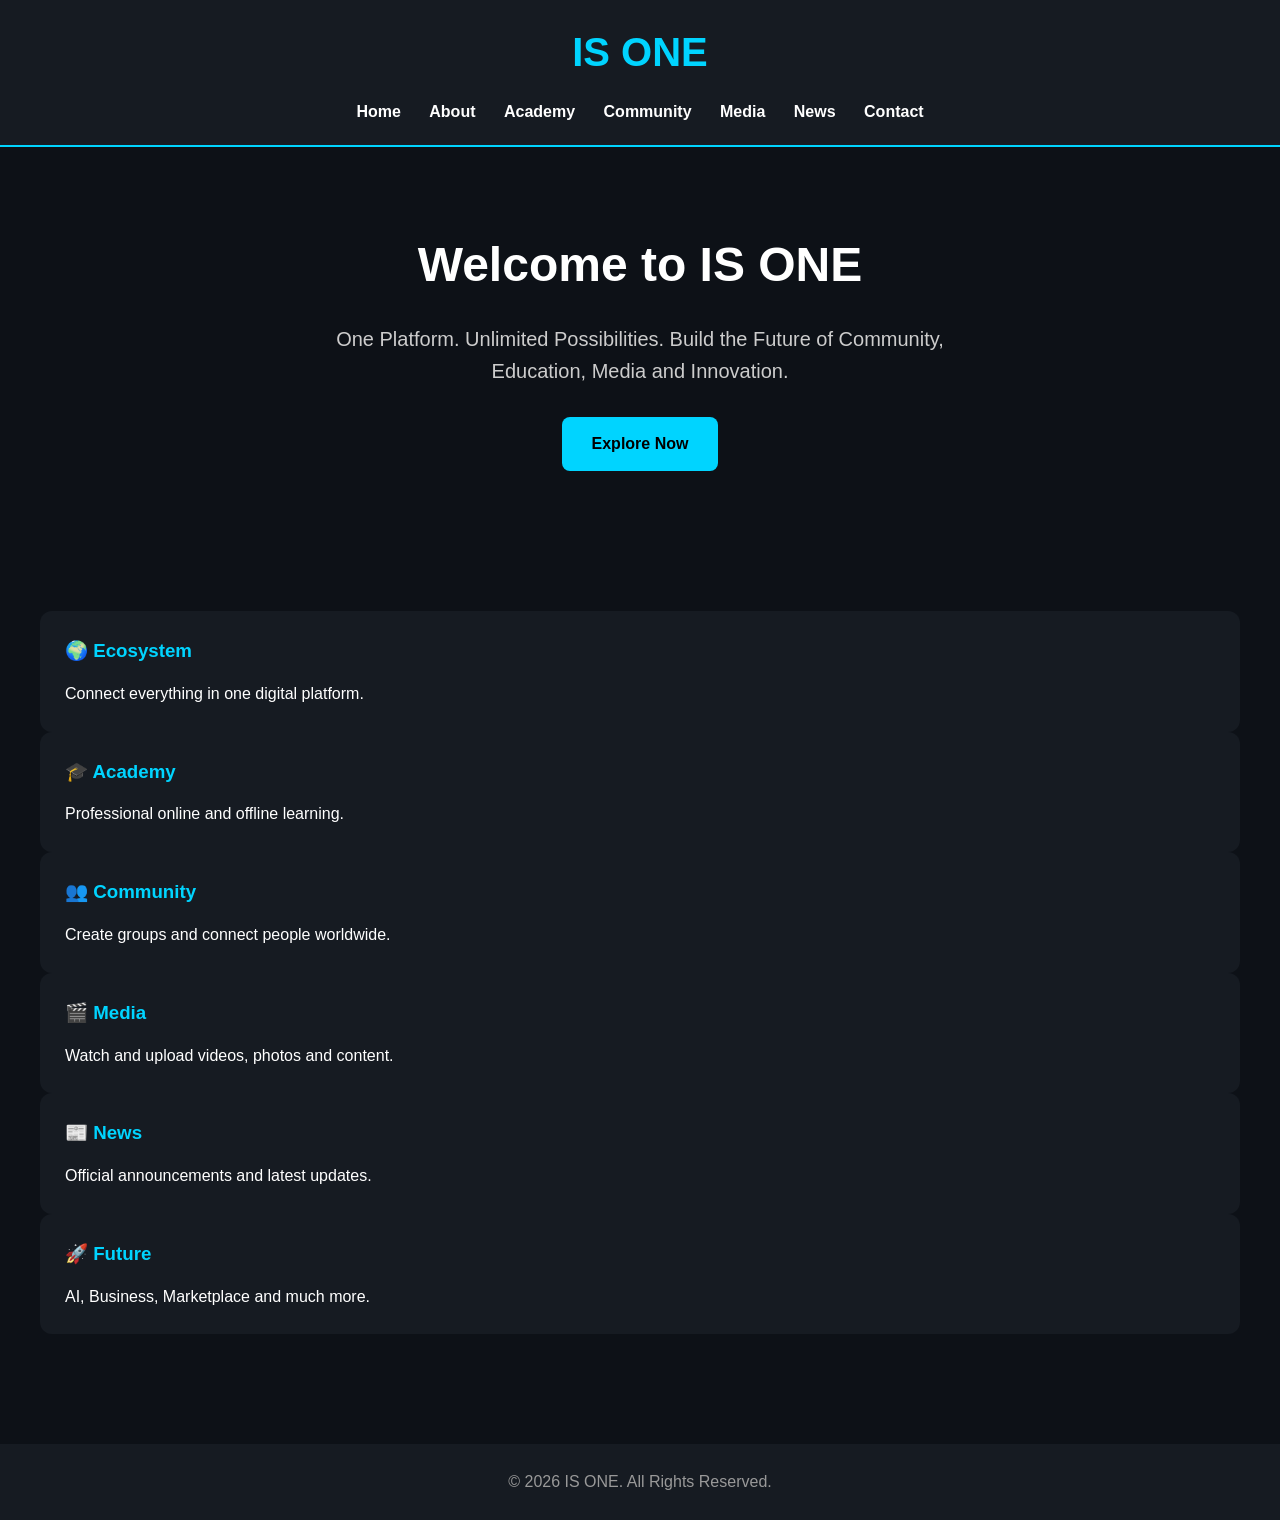
<file: index.html>
<!DOCTYPE html>

<html lang="en">

<head>

    <meta charset="UTF-8">

    <meta name="viewport" content="width=device-width, initial-scale=1.0">

    <title>IS ONE | Official</title>

    <link rel="stylesheet" href="style.css">

</head>

<body>

<header>

    <div class="container">

        <h1>IS ONE</h1>

        <nav>

            <a href="index.html">Home</a>

            <a href="about.html">About</a>

            <a href="academy.html">Academy</a>

            <a href="community.html">Community</a>

            <a href="media.html">Media</a>

            <a href="news.html">News</a>

            <a href="contact.html">Contact</a>

        </nav>

    </div>

</header>

<section class="hero">

    <div class="container">

        <h2>Welcome to IS ONE</h2>

        <p>

            One Platform. Unlimited Possibilities.

            Build the Future of Community, Education, Media and Innovation.

        </p>

        <a class="btn" href="about.html">Explore Now</a>

    </div>

</section>

<section class="features">

    <div class="container">

        <div class="card">

            <h3>🌍 Ecosystem</h3>

            <p>Connect everything in one digital platform.</p>

        </div>

        <div class="card">

            <h3>🎓 Academy</h3>

            <p>Professional online and offline learning.</p>

        </div>

        <div class="card">

            <h3>👥 Community</h3>

            <p>Create groups and connect people worldwide.</p>

        </div>

        <div class="card">

            <h3>🎬 Media</h3>

            <p>Watch and upload videos, photos and content.</p>

        </div>

        <div class="card">

            <h3>📰 News</h3>

            <p>Official announcements and latest updates.</p>

        </div>

        <div class="card">

            <h3>🚀 Future</h3>

            <p>AI, Business, Marketplace and much more.</p>

        </div>

    </div>

</section>

<footer>

    <div class="container">

        <p>© 2026 IS ONE. All Rights Reserved.</p>

    </div>

</footer>

<script src="script.js"></script>

</body>

</html>
</file>
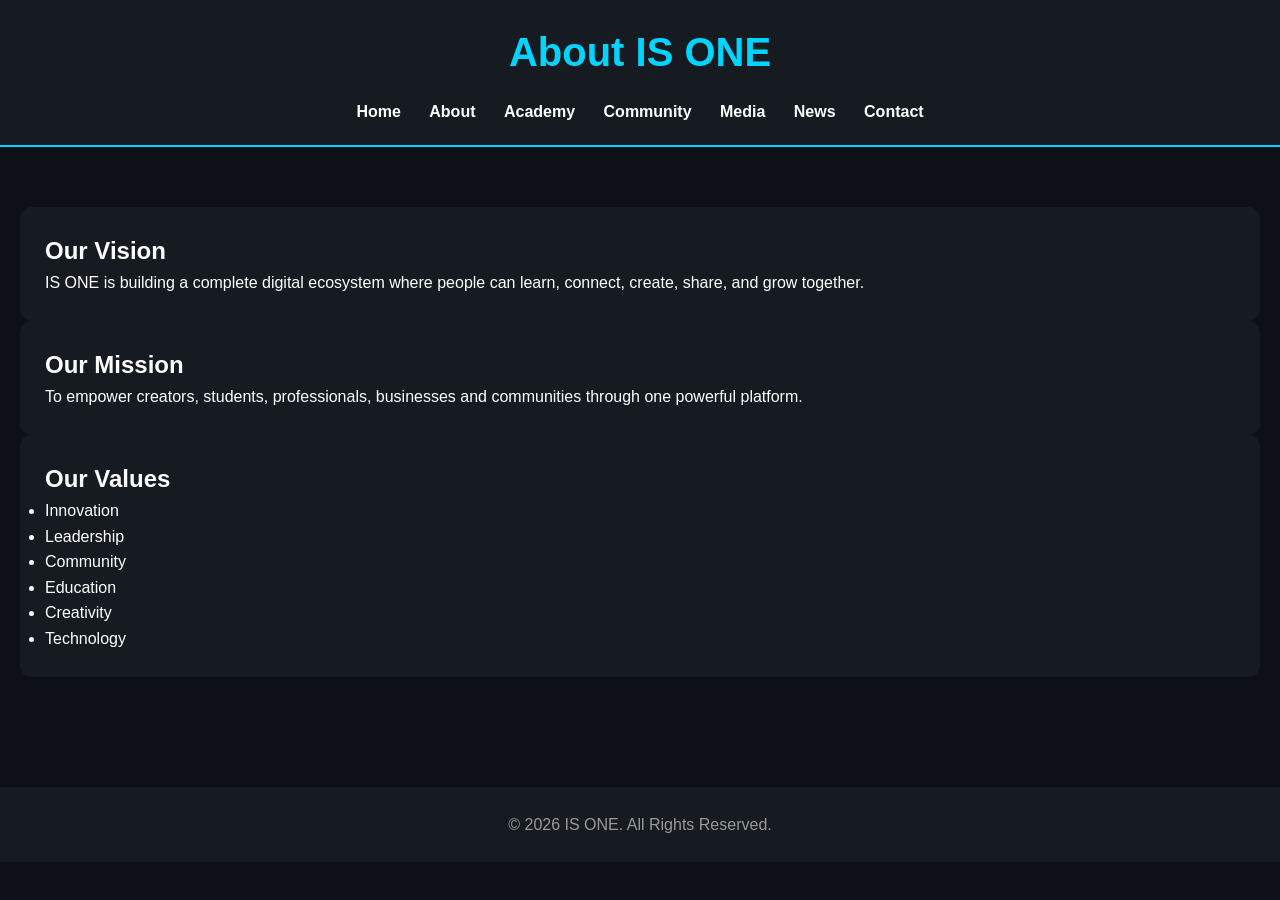
<file: about.html>
<!DOCTYPE html>

<html lang="en">

<head>

<meta charset="UTF-8">

<meta name="viewport" content="width=device-width, initial-scale=1.0">

<title>About | IS ONE</title>

<link rel="stylesheet" href="style.css">

</head>

<body>

<header>

<h1>About IS ONE</h1>

<nav>

<a href="index.html">Home</a>

<a href="about.html">About</a>

<a href="academy.html">Academy</a>

<a href="community.html">Community</a>

<a href="media.html">Media</a>

<a href="news.html">News</a>

<a href="contact.html">Contact</a>

</nav>

</header>

<section class="content">

<div class="card">

<h2>Our Vision</h2>

<p>

IS ONE is building a complete digital ecosystem where people can learn, connect, create, share, and grow together.

</p>

</div>

<div class="card">

<h2>Our Mission</h2>

<p>

To empower creators, students, professionals, businesses and communities through one powerful platform.

</p>

</div>

<div class="card">

<h2>Our Values</h2>

<ul>

<li>Innovation</li>

<li>Leadership</li>

<li>Community</li>

<li>Education</li>

<li>Creativity</li>

<li>Technology</li>

</ul>

</div>

</section>

<footer>

<p>© 2026 IS ONE. All Rights Reserved.</p>

</footer>

<script src="script.js"></script>

</body>

</html>
</file>
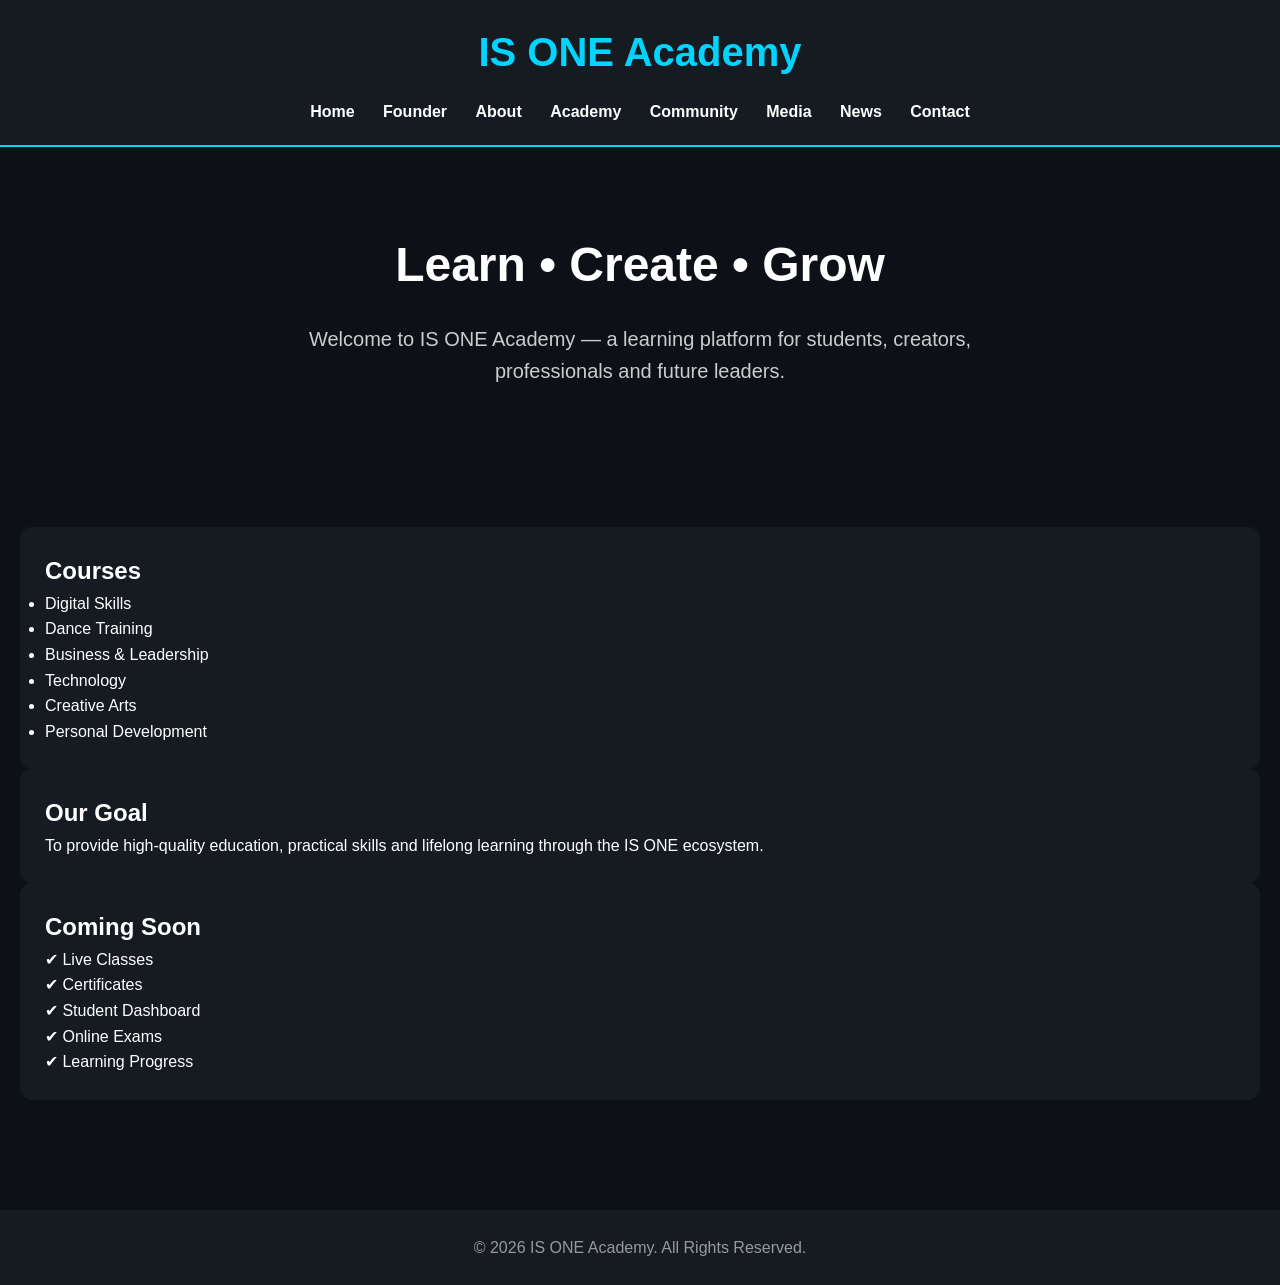
<file: academy.html>
<!DOCTYPE html>

<html lang="en">

<head>

<meta charset="UTF-8">

<meta name="viewport" content="width=device-width, initial-scale=1.0">

<title>Academy | IS ONE</title>

<link rel="stylesheet" href="style.css">

</head>

<body>

<header>

<h1>IS ONE Academy</h1>

<nav>

<a href="index.html">Home</a>

<a href="founder.html">Founder</a>

<a href="about.html">About</a>

<a href="academy.html">Academy</a>

<a href="community.html">Community</a>

<a href="media.html">Media</a>

<a href="news.html">News</a>

<a href="contact.html">Contact</a>

</nav>

</header>

<section class="hero">

<h2>Learn • Create • Grow</h2>

<p>

Welcome to IS ONE Academy — a learning platform for students, creators,

professionals and future leaders.

</p>

</section>

<section class="content">

<div class="card">

<h2>Courses</h2>

<ul>

<li>Digital Skills</li>

<li>Dance Training</li>

<li>Business & Leadership</li>

<li>Technology</li>

<li>Creative Arts</li>

<li>Personal Development</li>

</ul>

</div>

<div class="card">

<h2>Our Goal</h2>

<p>

To provide high-quality education, practical skills and lifelong learning

through the IS ONE ecosystem.

</p>

</div>

<div class="card">

<h2>Coming Soon</h2>

<p>

✔ Live Classes<br>

✔ Certificates<br>

✔ Student Dashboard<br>

✔ Online Exams<br>

✔ Learning Progress

</p>

</div>

</section>

<footer>

<p>© 2026 IS ONE Academy. All Rights Reserved.</p>

</footer>

<script src="script.js"></script>

</body>

</html>
</file>
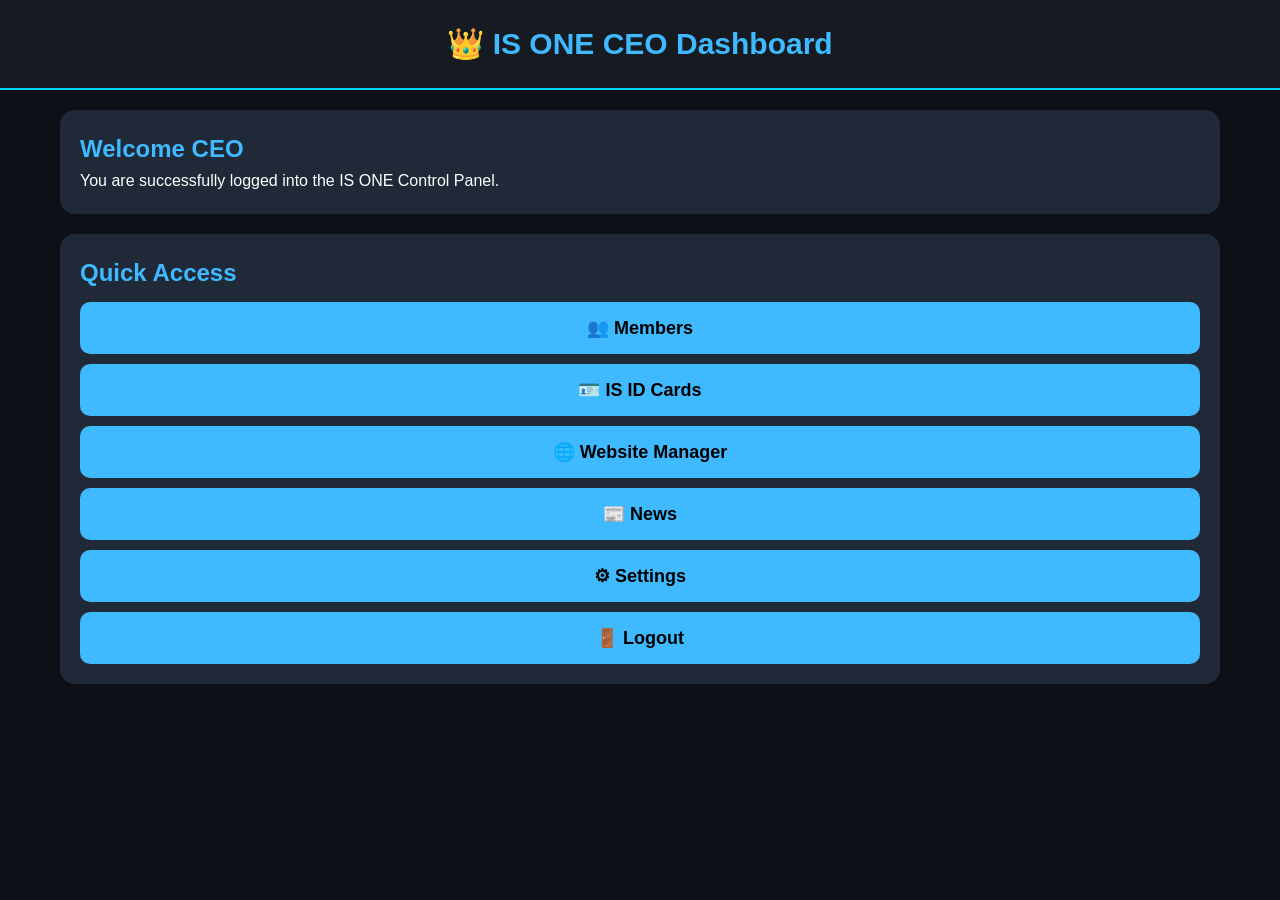
<file: ceo-dashboard.html>
<!DOCTYPE html>

<html lang="en">

<head>

<meta charset="UTF-8">

<meta name="viewport" content="width=device-width, initial-scale=1.0">

<title>IS ONE CEO Dashboard</title>

<link rel="stylesheet" href="style.css">

<style>

body{

    margin:0;

    background:#0d1117;

    color:white;

    font-family:Arial,sans-serif;

}

header{

    background:#161b22;

    padding:20px;

    text-align:center;

    font-size:30px;

    color:#3fb9ff;

    font-weight:bold;

}

.container{

    padding:20px;

}

.card{

    background:#1f2937;

    border-radius:15px;

    padding:20px;

    margin-bottom:20px;

}

.card h2{

    margin-top:0;

    color:#3fb9ff;

}

button{

    width:100%;

    padding:15px;

    border:none;

    border-radius:10px;

    margin-top:10px;

    background:#3fb9ff;

    color:#000;

    font-size:18px;

    font-weight:bold;

}

</style>

</head>

<body>

<header>

👑 IS ONE CEO Dashboard

</header>

<div class="container">

<div class="card">

<h2>Welcome CEO</h2>

<p>You are successfully logged into the IS ONE Control Panel.</p>

</div>

<div class="card">

<h2>Quick Access</h2>

<button>👥 Members</button>

<button>🪪 IS ID Cards</button>

<button>🌐 Website Manager</button>

<button>📰 News</button>

<button>⚙ Settings</button>

<button onclick="logout()">🚪 Logout</button>

</div>

</div>

<script>

function logout(){

localStorage.clear();

window.location.href="ceo-login.html";

}

</script>

</body>

</html>
</file>
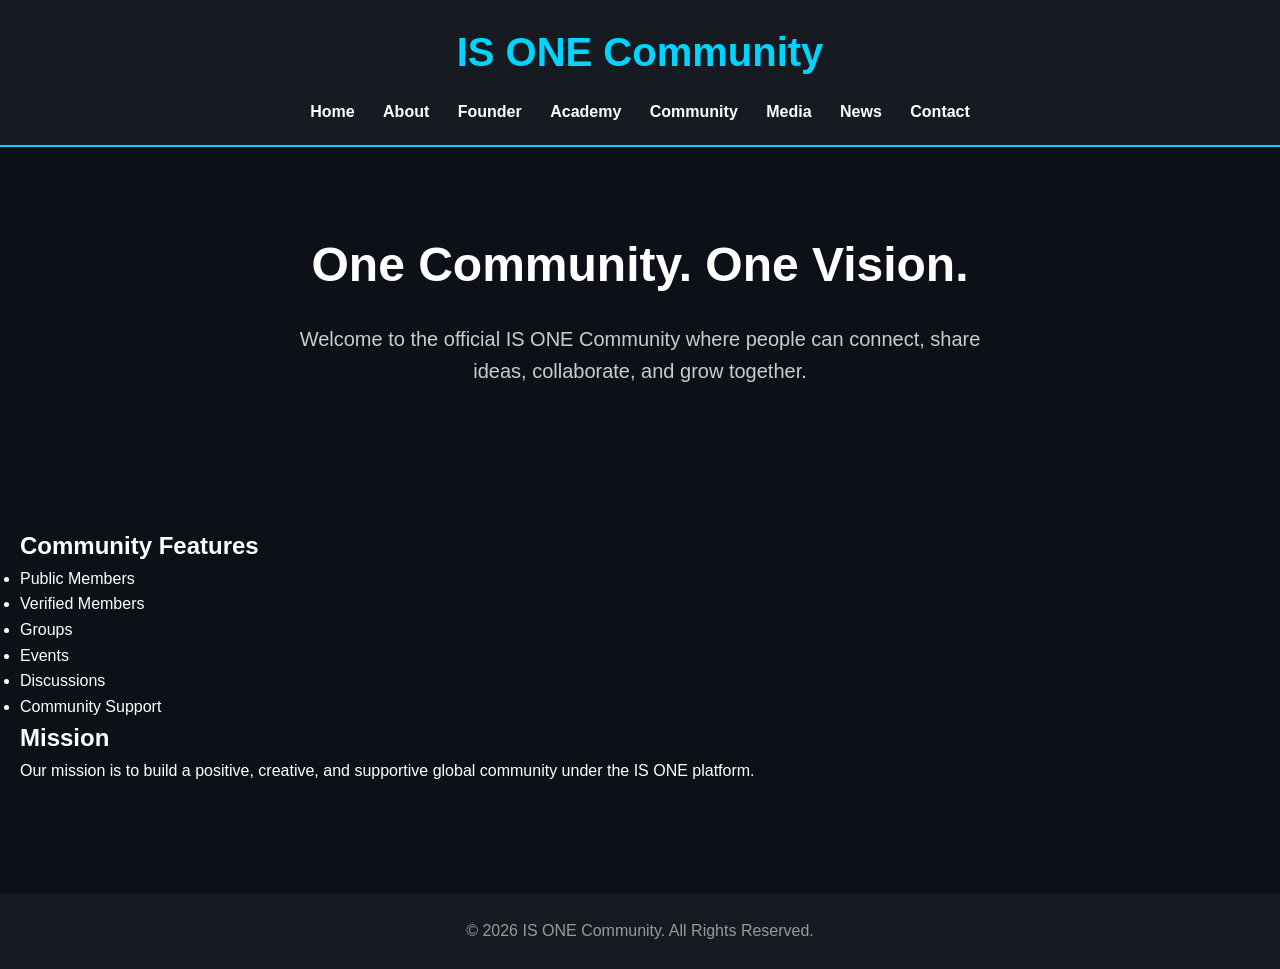
<file: community.html>
<!DOCTYPE html>

<html lang="en">

<head>

<meta charset="UTF-8">

<meta name="viewport" content="width=device-width, initial-scale=1.0">

<title>IS ONE Community</title>

<link rel="stylesheet" href="style.css">

</head>

<body>

<header>

<h1>IS ONE Community</h1>

<nav>

<a href="index.html">Home</a>

<a href="about.html">About</a>

<a href="founder.html">Founder</a>

<a href="academy.html">Academy</a>

<a href="community.html">Community</a>

<a href="media.html">Media</a>

<a href="news.html">News</a>

<a href="contact.html">Contact</a>

</nav>

</header>

<section class="hero">

<h2>One Community. One Vision.</h2>

<p>

Welcome to the official IS ONE Community where people can connect,

share ideas, collaborate, and grow together.

</p>

</section>

<section class="content">

<h2>Community Features</h2>

<ul>

<li>Public Members</li>

<li>Verified Members</li>

<li>Groups</li>

<li>Events</li>

<li>Discussions</li>

<li>Community Support</li>

</ul>

<h2>Mission</h2>

<p>

Our mission is to build a positive, creative, and supportive global

community under the IS ONE platform.

</p>

</section>

<footer>

<p>© 2026 IS ONE Community. All Rights Reserved.</p>

</footer>

<script src="script.js"></script>

</body>

</html>
</file>
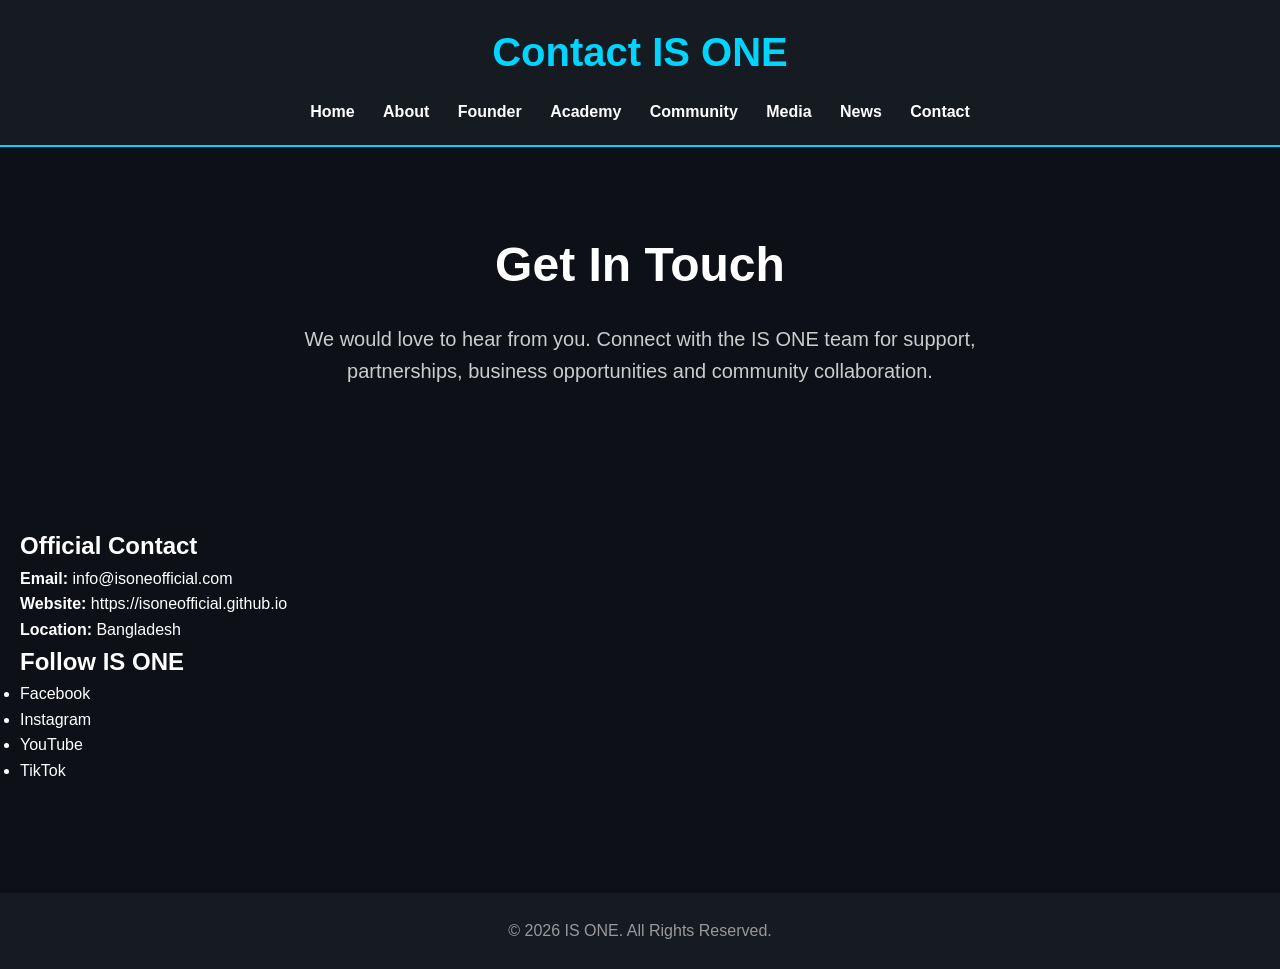
<file: contact.html>
<!DOCTYPE html>

<html lang="en">

<head>

<meta charset="UTF-8">

<meta name="viewport" content="width=device-width, initial-scale=1.0">

<title>Contact | IS ONE</title>

<link rel="stylesheet" href="style.css">

</head>

<body>

<header>

<h1>Contact IS ONE</h1>

<nav>

<a href="index.html">Home</a>

<a href="about.html">About</a>

<a href="founder.html">Founder</a>

<a href="academy.html">Academy</a>

<a href="community.html">Community</a>

<a href="media.html">Media</a>

<a href="news.html">News</a>

<a href="contact.html">Contact</a>

</nav>

</header>

<section class="hero">

<h2>Get In Touch</h2>

<p>

We would love to hear from you.

Connect with the IS ONE team for support, partnerships, business opportunities and community collaboration.

</p>

</section>

<section class="content">

<h2>Official Contact</h2>

<p><strong>Email:</strong> info@isoneofficial.com</p>

<p><strong>Website:</strong> https://isoneofficial.github.io</p>

<p><strong>Location:</strong> Bangladesh</p>

<h2>Follow IS ONE</h2>

<ul>

<li>Facebook</li>

<li>Instagram</li>

<li>YouTube</li>

<li>TikTok</li>

</ul>

</section>

<footer>

<p>© 2026 IS ONE. All Rights Reserved.</p>

</footer>

<script src="script.js"></script>

</body>

</html>
</file>
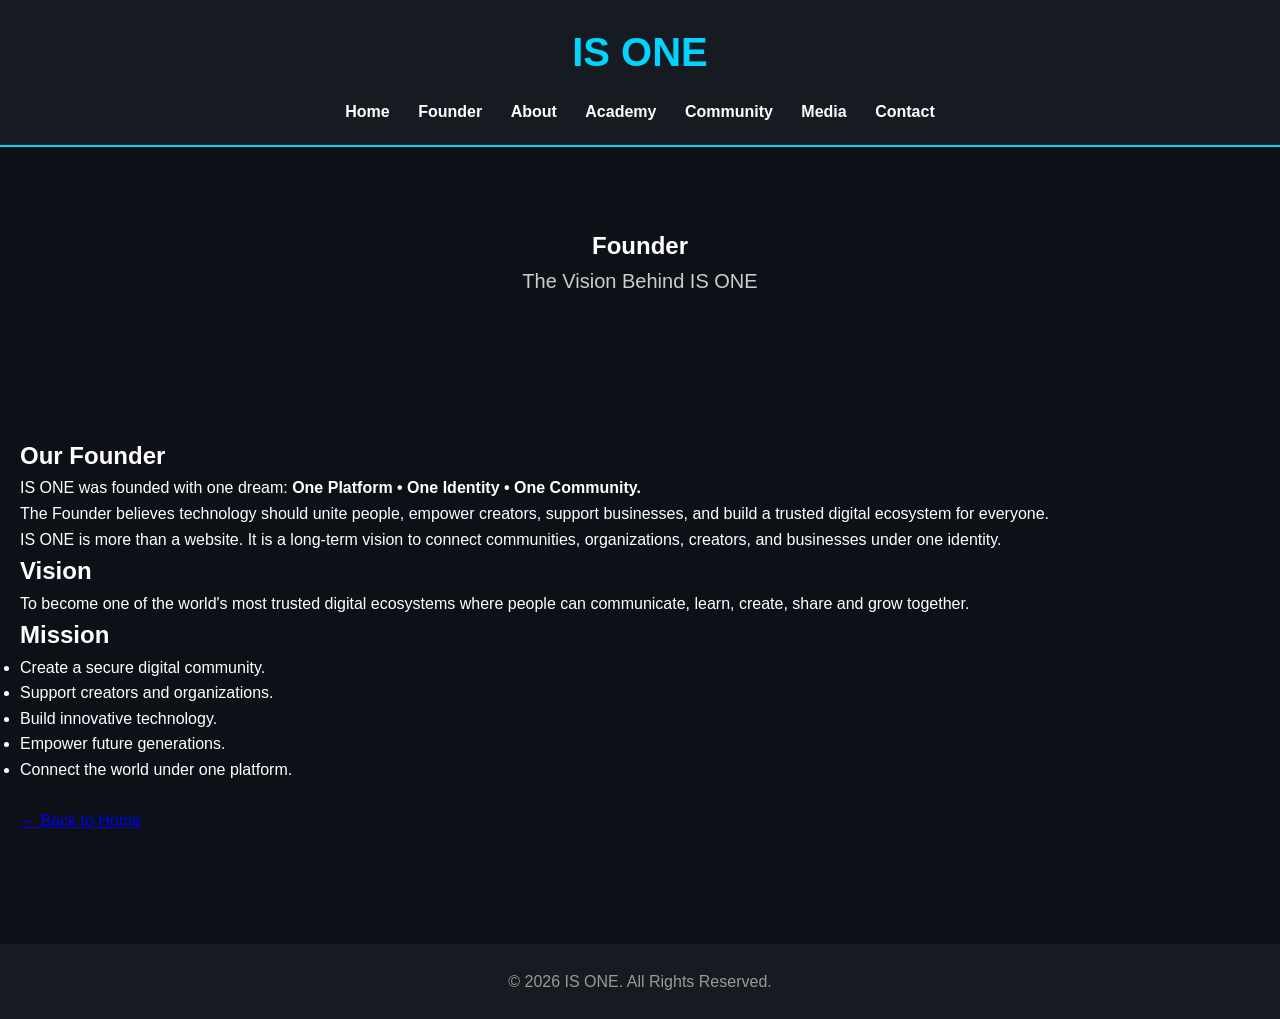
<file: founder.html>
<!DOCTYPE html>

<html lang="en">

<head>

<meta charset="UTF-8">

<meta name="viewport" content="width=device-width, initial-scale=1.0">

<title>Founder | IS ONE</title>

<link rel="stylesheet" href="style.css">

</head>

<body>

<header>

<h1>IS ONE</h1>

<nav>

<a href="index.html">Home</a>

<a href="founder.html">Founder</a>

<a href="about.html">About</a>

<a href="academy.html">Academy</a>

<a href="community.html">Community</a>

<a href="media.html">Media</a>

<a href="contact.html">Contact</a>

</nav>

</header>

<section class="hero">

<h1>Founder</h1>

<p>The Vision Behind IS ONE</p>

</section>

<section class="content">

<h2>Our Founder</h2>

<p>

IS ONE was founded with one dream:

<strong>One Platform • One Identity • One Community.</strong>

</p>

<p>

The Founder believes technology should unite people, empower creators,

support businesses, and build a trusted digital ecosystem for everyone.

</p>

<p>

IS ONE is more than a website.

It is a long-term vision to connect communities,

organizations, creators, and businesses under one identity.

</p>

<h2>Vision</h2>

<p>

To become one of the world's most trusted digital ecosystems where people

can communicate, learn, create, share and grow together.

</p>

<h2>Mission</h2>

<ul>

<li>Create a secure digital community.</li>

<li>Support creators and organizations.</li>

<li>Build innovative technology.</li>

<li>Empower future generations.</li>

<li>Connect the world under one platform.</li>

</ul>

<br>

<a href="index.html">← Back to Home</a>

</section>

<footer>

<p>© 2026 IS ONE. All Rights Reserved.</p>

</footer>

</body>

</html>
</file>
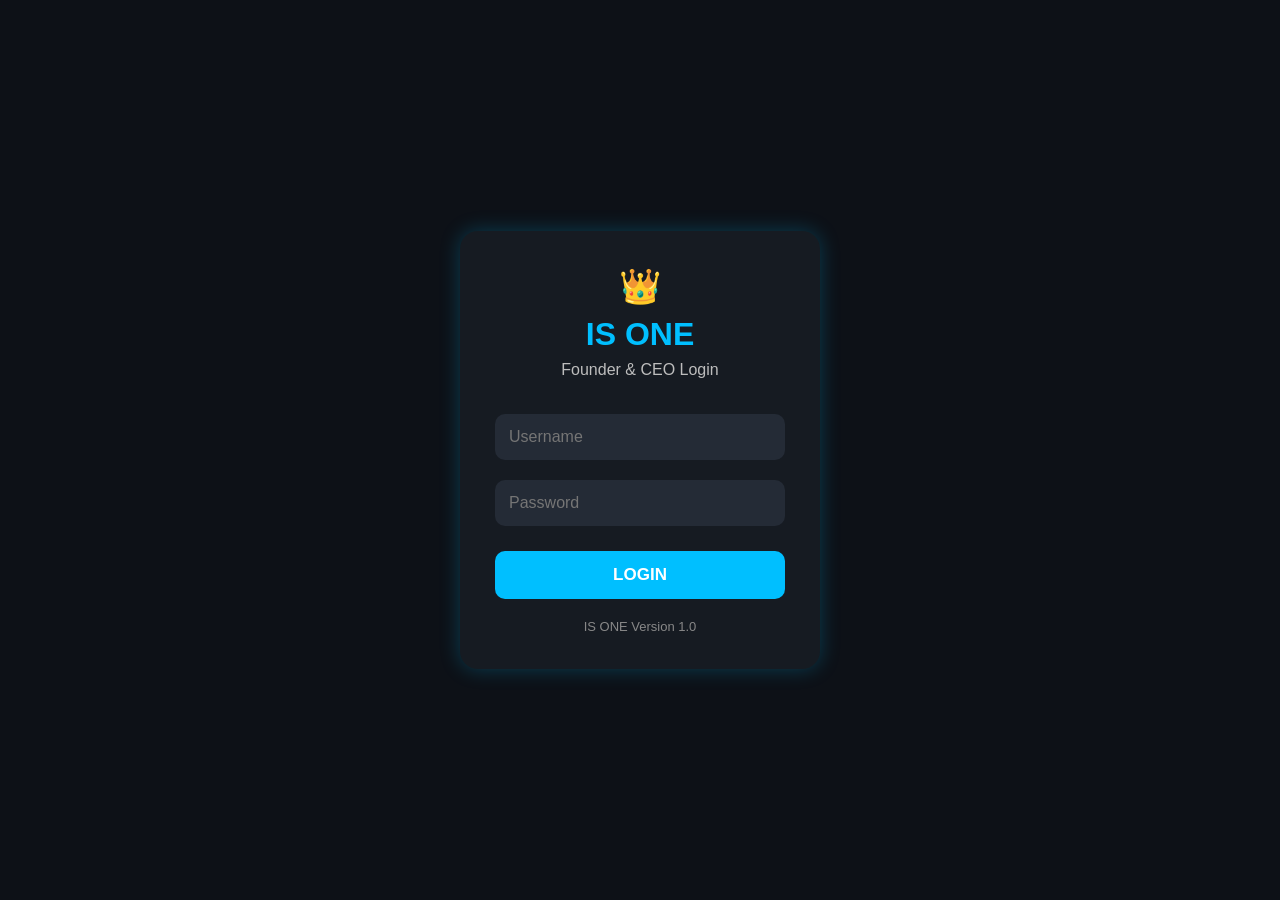
<file: login.html>
<!DOCTYPE html>

<html lang="en">

<head>

<meta charset="UTF-8">

<meta name="viewport" content="width=device-width, initial-scale=1.0">

<title>IS ONE CEO Login</title>

<style>

*{

margin:0;

padding:0;

box-sizing:border-box;

font-family:Arial,sans-serif;

}

body{

background:#0d1117;

display:flex;

justify-content:center;

align-items:center;

height:100vh;

color:white;

}

.login-box{

width:360px;

background:#161b22;

padding:35px;

border-radius:18px;

box-shadow:0 0 20px rgba(0,191,255,.25);

text-align:center;

}

.logo{

font-size:34px;

margin-bottom:10px;

}

h1{

color:#00BFFF;

margin-bottom:8px;

}

p{

color:#bdbdbd;

margin-bottom:25px;

}

input{

width:100%;

padding:14px;

margin:10px 0;

border:none;

border-radius:10px;

background:#242b36;

color:white;

font-size:16px;

outline:none;

}

button{

width:100%;

padding:14px;

margin-top:15px;

background:#00BFFF;

color:white;

border:none;

border-radius:10px;

font-size:17px;

font-weight:bold;

cursor:pointer;

}

button:hover{

background:#009acd;

}

.footer{

margin-top:20px;

font-size:13px;

color:#888;

}

</style>

</head>

<body>

<div class="login-box">

<div class="logo">👑</div>

<h1>IS ONE</h1>

<p>Founder & CEO Login</p>

<input

type="text"

id="username"

placeholder="Username">

<input

type="password"

id="password"

placeholder="Password">

<button onclick="ceoLogin()">

LOGIN

</button>

<div class="footer">

IS ONE Version 1.0

</div>

</div>

<script>

function ceoLogin(){

let username=document.getElementById("username").value;

let password=document.getElementById("password").value;

if(username==="IS ONE CEO" && password==="123456"){

window.location.href="dashboard.html";

}else{

alert("Invalid Username or Password");

}

}

</script>

</body>

</html>
</file>
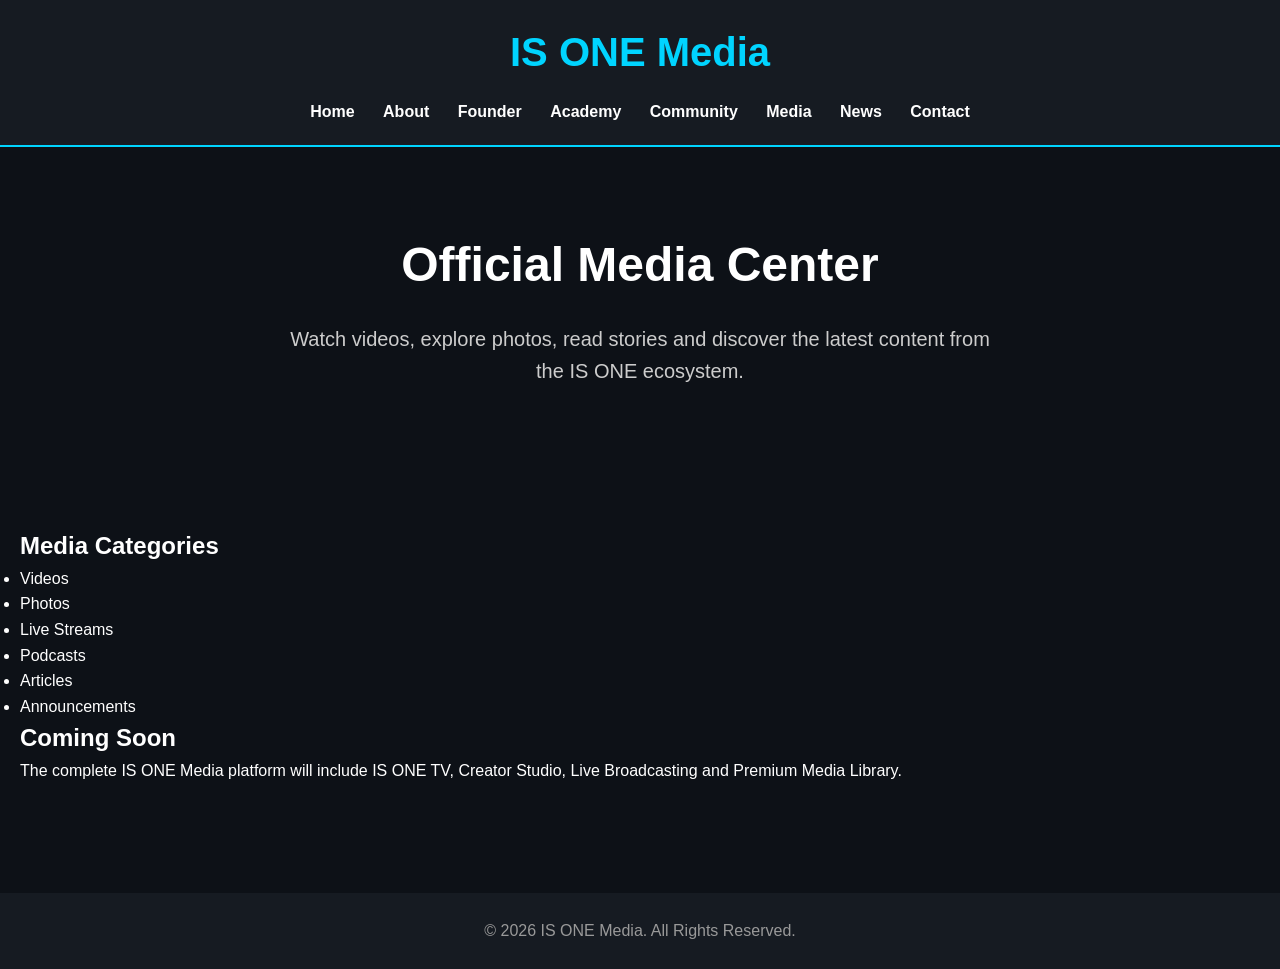
<file: media.html>
<!DOCTYPE html>

<html lang="en">

<head>

<meta charset="UTF-8">

<meta name="viewport" content="width=device-width, initial-scale=1.0">

<title>Media | IS ONE</title>

<link rel="stylesheet" href="style.css">

</head>

<body>

<header>

<h1>IS ONE Media</h1>

<nav>

<a href="index.html">Home</a>

<a href="about.html">About</a>

<a href="founder.html">Founder</a>

<a href="academy.html">Academy</a>

<a href="community.html">Community</a>

<a href="media.html">Media</a>

<a href="news.html">News</a>

<a href="contact.html">Contact</a>

</nav>

</header>

<section class="hero">

<h2>Official Media Center</h2>

<p>

Watch videos, explore photos, read stories and discover the latest content from the IS ONE ecosystem.

</p>

</section>

<section class="content">

<h2>Media Categories</h2>

<ul>

<li>Videos</li>

<li>Photos</li>

<li>Live Streams</li>

<li>Podcasts</li>

<li>Articles</li>

<li>Announcements</li>

</ul>

<h2>Coming Soon</h2>

<p>

The complete IS ONE Media platform will include IS ONE TV, Creator Studio, Live Broadcasting and Premium Media Library.

</p>

</section>

<footer>

<p>© 2026 IS ONE Media. All Rights Reserved.</p>

</footer>

<script src="script.js"></script>

</body>

</html>
</file>
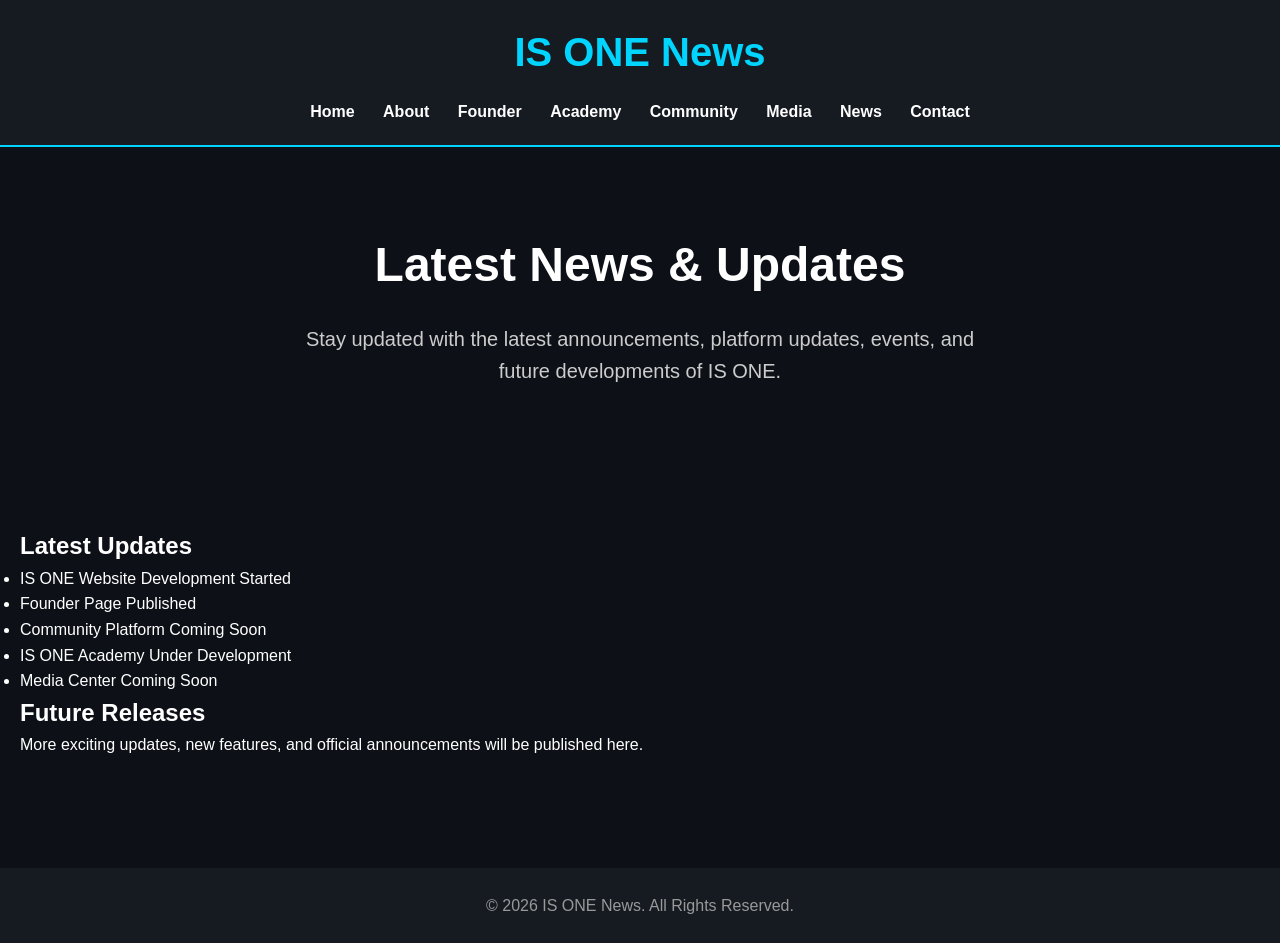
<file: news.html>
<!DOCTYPE html>

<html lang="en">

<head>

<meta charset="UTF-8">

<meta name="viewport" content="width=device-width, initial-scale=1.0">

<title>News | IS ONE</title>

<link rel="stylesheet" href="style.css">

</head>

<body>

<header>

<h1>IS ONE News</h1>

<nav>

<a href="index.html">Home</a>

<a href="about.html">About</a>

<a href="founder.html">Founder</a>

<a href="academy.html">Academy</a>

<a href="community.html">Community</a>

<a href="media.html">Media</a>

<a href="news.html">News</a>

<a href="contact.html">Contact</a>

</nav>

</header>

<section class="hero">

<h2>Latest News & Updates</h2>

<p>

Stay updated with the latest announcements, platform updates, events, and future developments of IS ONE.

</p>

</section>

<section class="content">

<h2>Latest Updates</h2>

<ul>

<li>IS ONE Website Development Started</li>

<li>Founder Page Published</li>

<li>Community Platform Coming Soon</li>

<li>IS ONE Academy Under Development</li>

<li>Media Center Coming Soon</li>

</ul>

<h2>Future Releases</h2>

<p>

More exciting updates, new features, and official announcements will be published here.

</p>

</section>

<footer>

<p>© 2026 IS ONE News. All Rights Reserved.</p>

</footer>

<script src="script.js"></script>

</body>

</html>
</file>
<file: style.css>
*{

  margin:0;

  padding:0;

  box-sizing:border-box;

  font-family:Arial,sans-serif;

}

body{

  background:#0d1117;

  color:#ffffff;

  line-height:1.6;

}

header{

  background:#161b22;

  padding:20px;

  text-align:center;

  border-bottom:2px solid #00d4ff;

}

header h1{

  color:#00d4ff;

  font-size:40px;

}

nav{

  margin-top:15px;

}

nav a{

  color:#ffffff;

  text-decoration:none;

  margin:0 12px;

  font-weight:bold;

  transition:.3s;

}

nav a:hover{

  color:#00d4ff;

}

.hero{

  padding:80px 20px;

  text-align:center;

}

.hero h2{

  font-size:48px;

  margin-bottom:20px;

}

.hero p{

  max-width:700px;

  margin:auto;

  font-size:20px;

  color:#cccccc;

}

.btn{

  display:inline-block;

  margin-top:30px;

  background:#00d4ff;

  color:#000;

  padding:14px 30px;

  border-radius:8px;

  text-decoration:none;

  font-weight:bold;

}

.btn:hover{

  background:#00a8cc;

}

section{

  padding:60px 20px;

}

.container{

  max-width:1200px;

  margin:auto;

}

.cards{

  display:grid;

  grid-template-columns:repeat(auto-fit,minmax(250px,1fr));

  gap:20px;

}

.card{

  background:#161b22;

  padding:25px;

  border-radius:12px;

  transition:.3s;

}

.card:hover{

  transform:translateY(-8px);

  border:1px solid #00d4ff;

}

.card h3{

  margin-bottom:15px;

  color:#00d4ff;

}

footer{

  background:#161b22;

  text-align:center;

  padding:25px;

  margin-top:50px;

  color:#999;

}

@media(max-width:768px){

header h1{

font-size:30px;

}

.hero h2{

font-size:34px;

}

.hero p{

font-size:18px;

}

nav a{

display:block;

margin:10px 0;

}

}
</file>
